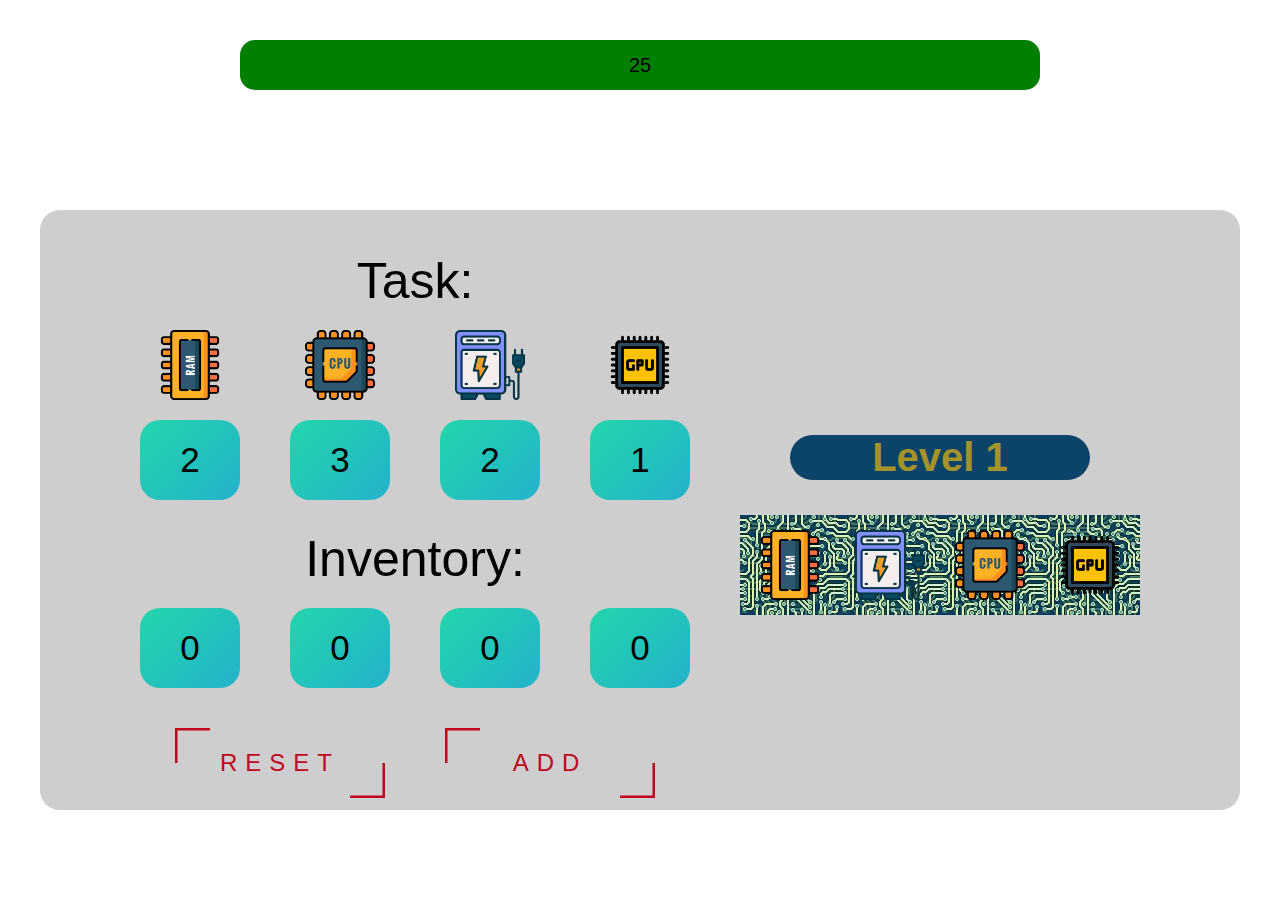
<file: index.html>
<!DOCTYPE html>
<html lang="en">

<head>
    <meta charset="UTF-8">
    <meta http-equiv="X-UA-Compatible" content="IE=edge">
    <meta name="viewport" content="width=device-width, initial-scale=1.0">
    <title>Game</title>
    <link rel="stylesheet" href="style.css">
</head>

<body>
    <div class="timer" id="timer">
    
    </div>
    <div class="container">
       
    <div class="wrapper">
        <div id="Level"><span class="lv">Level 0</span></div>

        <div id="number"></div>
    </div>
<div class="leftSide">
    <div class="scoreTask">
        <span class="Task">Task:</span>
        <div id="ListTask">
        <div class="taskL"><img src="img/gold.png"  alt="" id="gold" class="imgGold2"><span id="taskGold">0</span></div>
        <div class="taskL"><img src="img/stone.png"  alt="" id="stone" class="imgStone2"><span id="taskStone">0</span></div>
        <div class="taskL"><img src="img/wood.png" alt="" id="wood" class="imgWood2"><span id="taskWood">0</span></div>
        <div class="taskL"><img src="img/bomb.png" alt="" id="bomb" class="imgBomb2"><span id="taskBomb">0</span></div>
    </div></div>
    <div class="score">
        <span class="Task">Inventory:</span>
        <div id="ListTask">
        <div class="score1"><span id="scoreGold">0</span></div>
        <div class="score1"><span id="scoreStone">0</span></div>
        <div class="score1"><span id="scoreWood">0</span></div>
        <div class="score1"><span id="scoreBomb">0</span></div>
    </div></div>
    <div id="button">
        <a href="#" class="button" id="clear">
            <svg class="button-svg">
              <rect class="button-rect"></rect>
            </svg>
            Reset
          </a>
        <a href="#" class="button" id="Resurses">
            <svg class="button-svg">
              <rect class="button-rect"></rect>
            </svg>
           Add
          </a>
       
    </div>
</div>
</div>

</body>
<script src="script.js"></script>

</html>
</file>
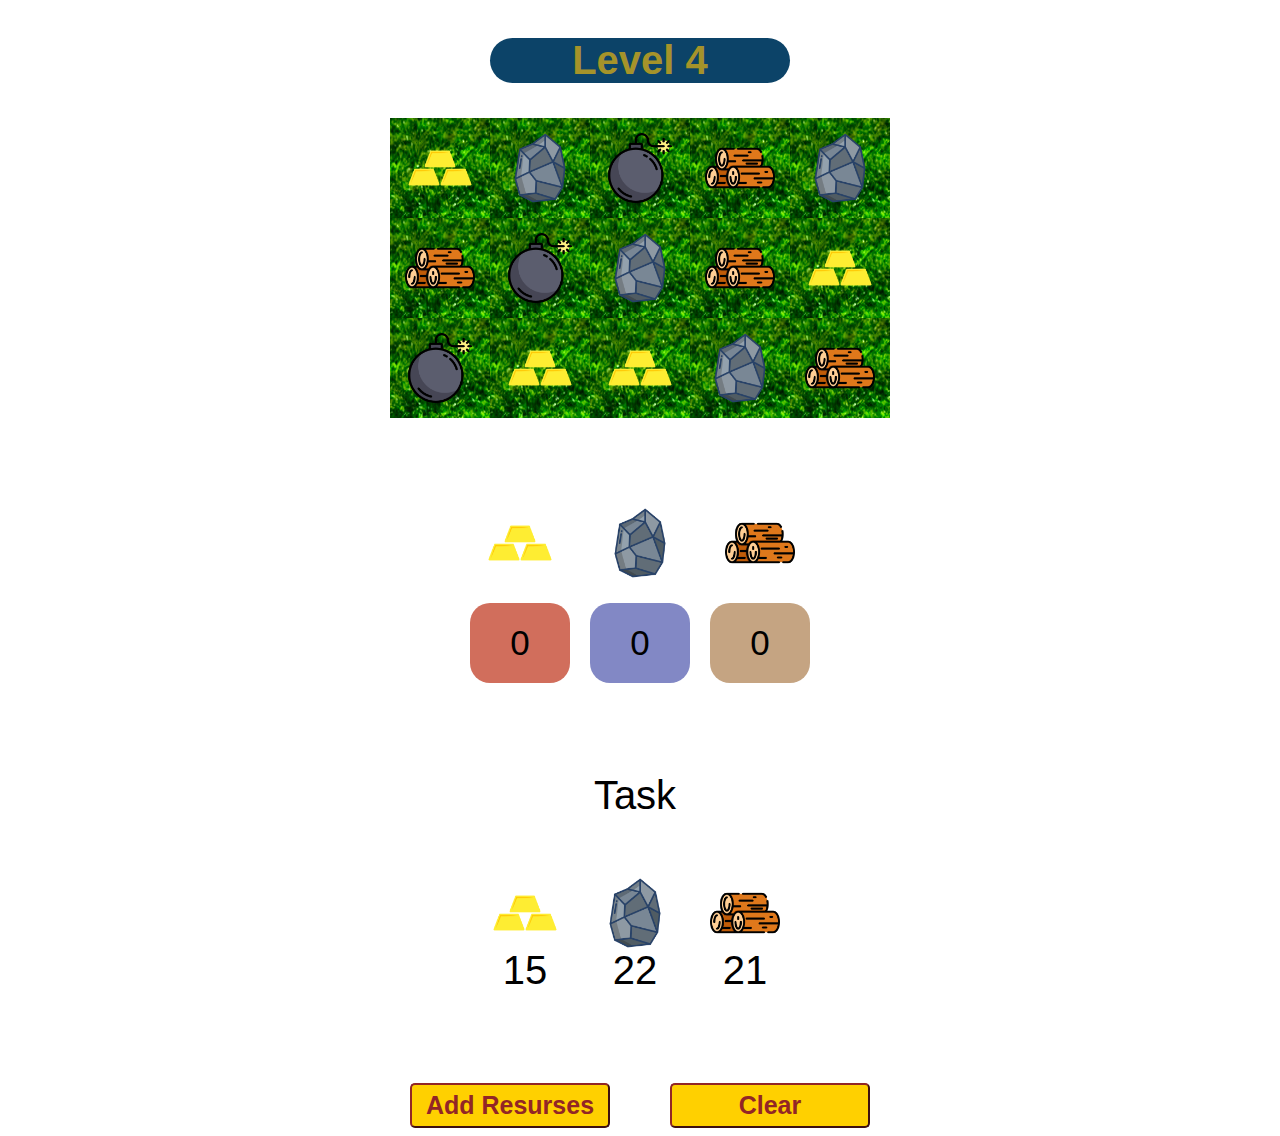
<file: JS GAME Final/index.html>
<!DOCTYPE html>
<html lang="en">

<head>
    <meta charset="UTF-8">
    <meta http-equiv="X-UA-Compatible" content="IE=edge">
    <meta name="viewport" content="width=device-width, initial-scale=1.0">
    <title>Game</title>
    <link rel="stylesheet" href="style.css">
</head>

<body>

    <div class="wrapper">
        <div id="Level"><span class="lv">Level 0</span></div>

        <div id="number"></div>
    </div>

    <div class="score">
        <div class="score1"><img src="img/gold.png" alt=""><span id="scoreGold">0</span></div>
        <div class="score1"><img src="img/stone.png" alt=""><span id="scoreStone">0</span></div>
        <div class="score1"><img src="img/wood.png" alt=""><span id="scoreWood">0</span></div>
    </div>
    <div class="scoreTask">
        <span class="Task">Task</span>
        <div id="ListTask">
        <div class="taskL"><img src="img/gold.png"  alt="" id="gold" class="imgGold2"><span id="taskGold">0</span></div>
        <div class="taskL"><img src="img/stone.png"  alt="" id="stone" class="imgStone2"><span id="taskStone">0</span></div>
        <div class="taskL"><img src="img/wood.png" alt="" id="wood" class="imgWood2"><span id="taskWood">0</span></div>
    </div></div>
    <div id="button">
        <button id="Resurses">Add Resurses</button>
        <button id="clear">Clear</button>
    </div>



</body>
<script src="script.js"></script>

</html>
</file>
<file: style.css>
body {
    font-family: Arial, Helvetica, sans-serif;
    font-family: Verdana, Geneva, Tahoma, sans-serif;
    color:black;
    display: flex;
    height: 100hv;
    margin: 0;
    flex-direction: column;
    justify-content: center;
    align-items: center;
    gap: 90px;
     /* background: url(img/matrix-background-with-blue-light-binary-computer-code-vector_88211-919.avif); */

}
.container {
    display: flex;
    height: 100hv;
    flex-direction: row-reverse;
    justify-content: center;
    align-items: center;
    gap: 50px;
    background: rgb(206, 206, 206);
    border-radius: 20px;
    width: 1200px;
    height: 600px;
}


.wrapper {
    display: flex;
    flex-direction: column;
    align-items: center;
    justify-content: center;
    width: auto;
    background-color: rgb(206, 206, 206);
  

}
.leftSide{
    display: flex;
    flex-direction: column;
    align-items: center;
    justify-content: center;
    background:rgb(206, 206, 206);
    border-radius: 20px;
    
}
/* Таймер */
.timer {
    width: 100%;
    margin-top: 40px;
    margin-bottom: 30px;
    display: flex;
    flex-direction: column;
    align-items: center;
    justify-content: center;
    font-size: 20px;
    font-weight: 600px;
  }
  #timer {
    display: flex;
    flex-direction: row;
    background: green;
    align-items: center;
    justify-content: center;
    width: 800px;
    height: 50px;
    border-radius: 15px;
  }


#number {
    display: flex;
    flex-wrap: wrap;
    
}

.item {
    width: 100px;
    height: 100px;
    background: url(img/plata1.jpg);
    display: flex;
    flex-direction: column;
    justify-content: center;
    align-items: center;
}

.selected_element {
    box-shadow: inset 0 -30em 30em rgba(0, 0, 0, 0.1),
        0 0 0 2px 0.3em 0.3em 1 em rgba(0, 0, 0, 0.3);
    background: rgb(206, 206, 206);
}

.hide {
    display: none;
}

/* Кнопка*/
.button{
    --width:210px;
    --height:70px;
    position:relative;
    display:inline-block;
    width: var(--width);
    height: var(--height);
    line-height:var(--height);
    color:#c10420;
    padding: 0; 
    border: none; 
    text-align: center;
    font-family:sans-serif;
    font-size:24px;
    letter-spacing:8px;
    text-transform:uppercase;
    text-decoration:none;
    transition:2s;
    border-radius: 10px;
    background-color:transparent;
    border-color:transparent;
  }
  .button:hover,
  .button:focus{
    outline:none;
    color:	#008000
  }
  .button-svg,
  .button-rect{
    position:absolute;
    top: 0;
    left: 0;
    width: 100%;
    height: 100%;
    fill:none;
  }
  .button-rect{
    stroke:#c10420;;
    stroke-width:5;
    stroke-dasharray:var(--height) var(--width);
    stroke-dashoffset:calc(
        2 * var(--width) + 2.5* var(--height)
      );
    transition:2s;
  }
  .button:hover .button-rect,
  .button:focus .button-rect{
    stroke:	#008000;
    stroke-dashoffset:calc(1.5 * var(--height));
  }


/* Налаштування*/
#scoreGold {
  background: linear-gradient(-45deg, #ee7752, #e73c7e, #23a6d5, #23d5ab);
	  background-size: 400% 400%;
	  animation: gradient 5s ease infinite;
    height: 80px;
    width: 100px;
    font-size: 35px;
    font-weight: 500;
    display: flex;
    flex-direction: row;
    justify-content: center;
    align-items: center;
    border-radius: 20px;


}

#scoreStone {
  background: linear-gradient(-45deg, #ee7752, #e73c7e, #23a6d5, #23d5ab);
  background-size: 400% 400%;  
  height: 80px;
    width: 100px;
    font-size: 35px;
    font-weight: 500;
    display: flex;
    flex-direction: row;
    justify-content: center;
    align-items: center;
    border-radius: 20px;
    border-color: rgb(9, 24, 51);
}

#scoreWood {
  background: linear-gradient(-45deg, #ee7752, #e73c7e, #23a6d5, #23d5ab);
  background-size: 400% 400%;  
  height: 80px;
    width: 100px;
    font-size: 35px;
    font-weight: 500;
    display: flex;
    flex-direction: row;
    justify-content: center;
    align-items: center;
    border-radius: 20px;
}
#scoreBomb {
  background: linear-gradient(-45deg, #ee7752, #e73c7e, #23a6d5, #23d5ab);
  background-size: 400% 400%;  
  height: 80px;
    width: 100px;
    font-size: 35px;
    font-weight: 500;
    display: flex;
    flex-direction: row;
    justify-content: center;
    align-items: center;
    border-radius: 20px;
}
#taskGold {
  background: linear-gradient(-45deg, #ee7752, #e73c7e, #23a6d5, #23d5ab);
	  background-size: 400% 400%;
	  animation: gradient 5s ease infinite;
    height: 80px;
    width: 100px;
    font-size: 35px;
    font-weight: 500;
    display: flex;
    flex-direction: row;
    justify-content: center;
    align-items: center;
    border-radius: 20px;
    margin-bottom: 20px;


}

#taskStone {
  background: linear-gradient(-45deg, #ee7752, #e73c7e, #23a6d5, #23d5ab);
  background-size: 400% 400%;  
  height: 80px;
    width: 100px;
    font-size: 35px;
    font-weight: 500;
    display: flex;
    flex-direction: row;
    justify-content: center;
    align-items: center;
    border-radius: 20px;
    border-color: rgb(9, 24, 51);
    margin-bottom: 20px;
}

#taskWood {
  background: linear-gradient(-45deg, #ee7752, #e73c7e, #23a6d5, #23d5ab);
  background-size: 400% 400%;  
  height: 80px;
    width: 100px;
    font-size: 35px;
    font-weight: 500;
    display: flex;
    flex-direction: row;
    justify-content: center;
    align-items: center;
    border-radius: 20px;
    margin-bottom: 20px;
}
#taskBomb {
  background: linear-gradient(-45deg, #ee7752, #e73c7e, #23a6d5, #23d5ab);
  background-size: 400% 400%;  
  height: 80px;
    width: 100px;
    font-size: 35px;
    font-weight: 500;
    display: flex;
    flex-direction: row;
    justify-content: center;
    align-items: center;
    border-radius: 20px;
    margin-bottom: 20px;
}

.score {
    display: flex;
    flex-direction: column;
    gap: 20px;
    font-size: 30px;
    margin-bottom: 40px;
    align-items: center;
    justify-content: center;

}

#Level {
    display: flex;
    flex-direction: row;
    font-size: 30px;
    color: rgb(165, 147, 42);
    background-color: rgb(12, 67, 104);
    border-radius: 30px;
    border-color: rgb(146, 38, 38);
    font-weight: 700;
    width: 300px;
    font-size: 40px;
    align-items: center;
    justify-content: center;
    margin-bottom: 35px;
    margin-top: 30px;

}

.score img {
    height: 70px;
    width: 70px;
    flex-direction: column;
    align-items: center;
}

.score div {
    display: flex;
    flex-direction: column;
    align-items: center;
}
#button {
    display: flex;
    flex-direction: row;
    gap: 60px;
}
.scoreTask {
    display: flex;
    flex-direction: row;
    gap: 20px;
    font-size: 40px;
    margin-top: 20px
    

}
.imgGold2 {
    height: 70px;
    margin-bottom: 20px;
}
.imgStone2 {
    height: 70px;
    margin-bottom: 20px;
}
.imgWood2 {
    height: 70px;
    margin-bottom: 20px;
}
.imgBomb2 {
  height: 70px;
  margin-bottom: 20px;
}
.taskL {
    display: flex;
    flex-direction: column;
    align-items: center;
    justify-content: center;
}
#ListTask {
display: flex;
flex-direction: row;
align-items: center;
justify-content: center;
gap: 50px;

}
.scoreTask {
display: flex;
flex-direction: column;
align-items: center;
justify-content: center;
}
.Task {
  font-size: 50px;
  margin-top: 10px;
}
</file>
<file: JS GAME Final/style.css>
body {
    font-family: Arial, Helvetica, sans-serif;
    font-family: Verdana, Geneva, Tahoma, sans-serif;
    display: flex;
    height: 100hv;
    flex-direction: column;
    justify-content: center;
    align-items: center;
    gap: 90px;

}



.wrapper {
    display: flex;
    flex-direction: column;
    align-items: center;
    justify-content: center;
    width: auto;
    /* height: 400px; */
    background-color: white;
    /* box-shadow: inset 0 -3em 3em rgba(0, 0, 0, 0.1); */

}

#number {
    display: flex;
    flex-wrap: wrap;
    
}

.item {
    width: 100px;
    height: 100px;
    background: url(img/grass1.jpg);
    display: flex;
    flex-direction: column;
    justify-content: center;
    align-items: center;

}

.selected_element {
    box-shadow: inset 0 -30em 30em rgba(0, 0, 0, 0.1),
        0 0 0 2px 0.3em 0.3em 1 em rgba(0, 0, 0, 0.3);
    background: rgb(206, 206, 206);
}

.hide {
    display: none;
}

#Resurses {
    width: 200px;
    height: 45px;
    border-radius: 5px;
    border-color: rgb(146, 38, 38);
    ;
    background-color: rgb(255, 208, 0);
    font-size: 25px;
    color: rgb(146, 38, 38);
    font-weight: 700;

}

#clear {
    width: 200px;
    height: 45px;
    border-radius: 5px;
    border-color: rgb(146, 38, 38);
    ;
    background-color: rgb(255, 208, 0);
    font-size: 25px;
    color: rgb(146, 38, 38);
    font-weight: 700;

}

#scoreGold {
    background: rgb(209, 110, 92);
    height: 80px;
    width: 100px;
    font-size: 35px;
    font-weight: 500;
    display: flex;
    flex-direction: row;
    justify-content: center;
    align-items: center;
    border-radius: 20px;


}

#scoreStone {
    background: rgb(130, 136, 197);
    height: 80px;
    width: 100px;
    font-size: 35px;
    font-weight: 500;
    display: flex;
    flex-direction: row;
    justify-content: center;
    align-items: center;
    border-radius: 20px;
    border-color: rgb(9, 24, 51);
}

#scoreWood {
    background: rgb(197, 164, 130);
    height: 80px;
    width: 100px;
    font-size: 35px;
    font-weight: 500;
    display: flex;
    flex-direction: row;
    justify-content: center;
    align-items: center;
    border-radius: 20px;
}

.score {
    display: flex;
    flex-direction: row;
    gap: 20px;
    font-size: 30px;

}

#Level {
    display: flex;
    flex-direction: row;
    font-size: 30px;
    color: rgb(165, 147, 42);
    background-color: rgb(12, 67, 104);
    border-radius: 30px;
    border-color: rgb(146, 38, 38);
    font-weight: 700;
    width: 300px;
    font-size: 40px;
    align-items: center;
    justify-content: center;
    margin-bottom: 35px;
    margin-top: 30px;

}

.score img {
    height: 70px;
    width: 70px;
    flex-direction: column;
    align-items: center;
}

.score div {
    display: flex;
    flex-direction: column;
    align-items: center;
}
#button {
    display: flex;
    flex-direction: row;
    gap: 60px;
}
.scoreTask {
    display: flex;
    flex-direction: row;
    gap: 60px;
    font-size: 40px;
    margin-left: 700px;

}
.imgGold2 {
    height: 70px;
}
.imgStone2 {
    height: 70px;
}
.imgWood2 {
    height: 70px;
}
.taskL {
    display: flex;
    flex-direction: column;
    align-items: center;
    justify-content: center;
}
#ListTask {
display: flex;
flex-direction: row;
gap: 40px;
}
.scoreTask {
display: flex;
flex-direction: column;
align-items: center;
justify-content: center;
margin-left: -10px;
}
.score1 {
    display: flex;
    flex-direction: column;
    align-items: center
    ;
    gap: 25px;
}
</file>
